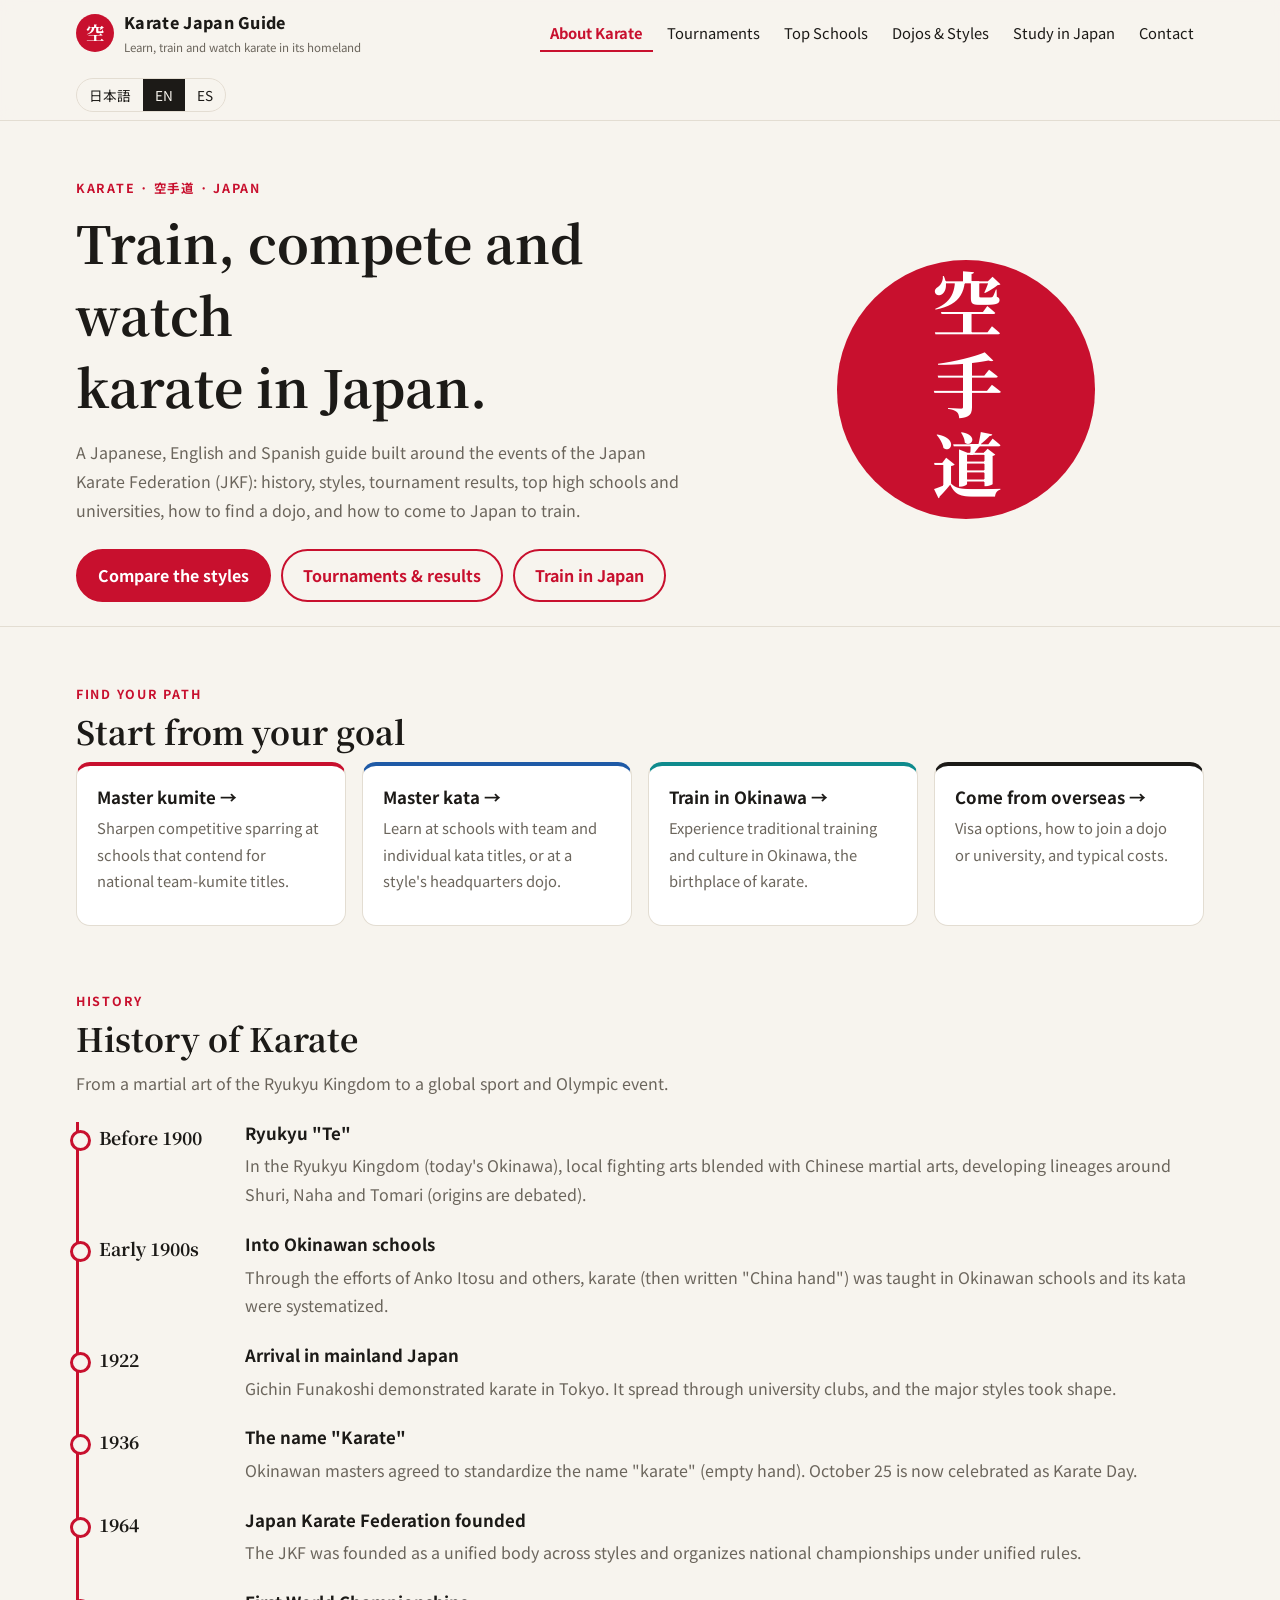
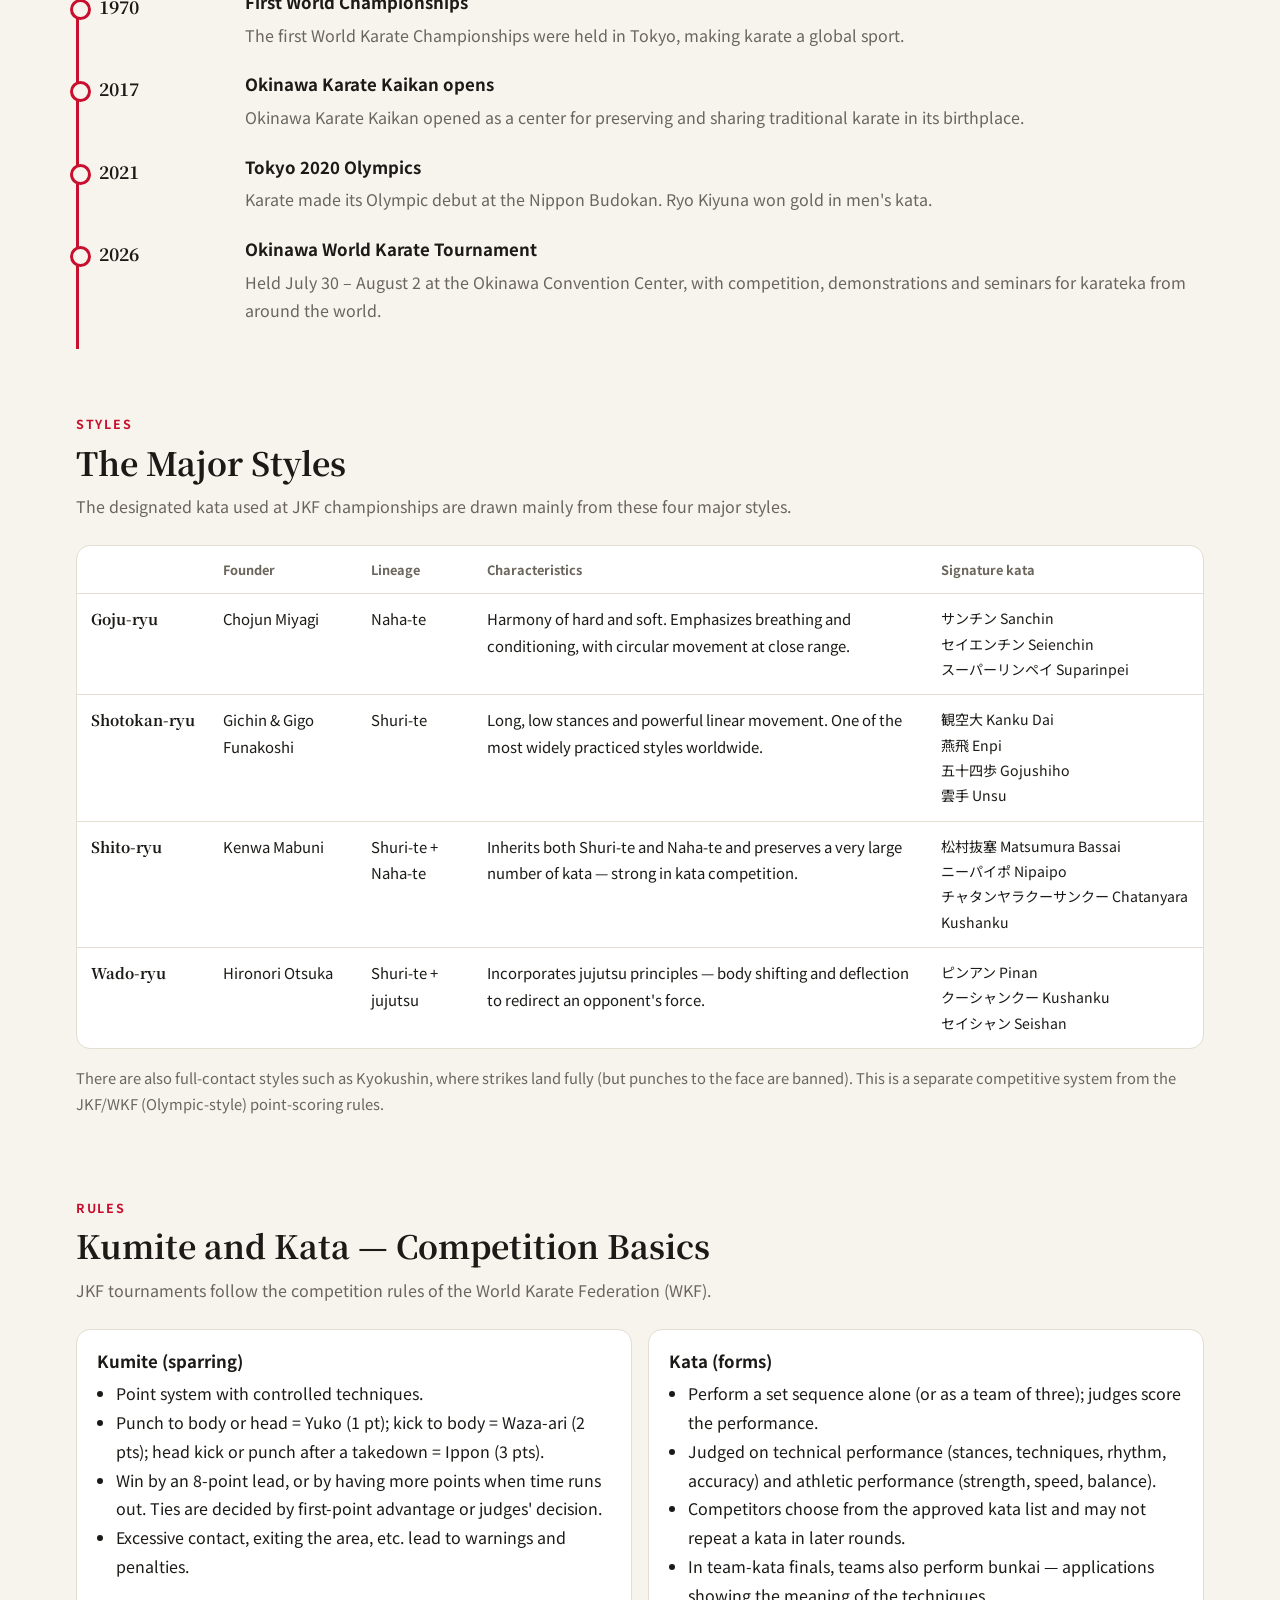
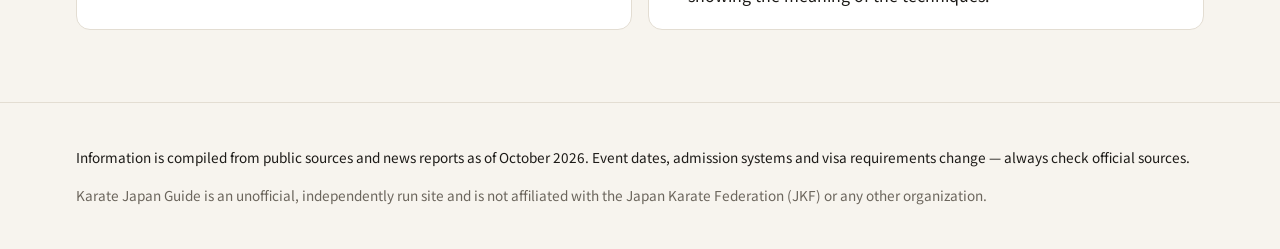
<file: index.html>
<!doctype html>
<html lang="ja">
<head>
  <meta charset="utf-8">
  <meta name="viewport" content="width=device-width, initial-scale=1">
  <title>Karate Japan Guide</title>
  <meta name="description" content="空手の歴史・流派・大会結果・強豪校・道場・日本への空手留学を日本語と英語で紹介 — A guide to karate in Japan: history, styles, tournaments, top schools, dojos and training in Japan.">
  <link rel="icon" href="data:image/svg+xml,%3Csvg xmlns='http://www.w3.org/2000/svg' viewBox='0 0 32 32'%3E%3Ccircle cx='16' cy='16' r='15' fill='%23c8102e'/%3E%3Ctext x='16' y='22' text-anchor='middle' font-size='17' font-weight='700' fill='white'%3E%E7%A9%BA%3C/text%3E%3C/svg%3E">
  <link rel="preconnect" href="https://fonts.googleapis.com">
  <link rel="preconnect" href="https://fonts.gstatic.com" crossorigin>
  <link rel="stylesheet" href="https://fonts.googleapis.com/css2?family=Noto+Sans+JP:wght@400;700;800&family=Noto+Serif+JP:wght@700&display=swap">
  <link rel="stylesheet" href="assets/style.css?v=2">
</head>
<body data-page="index">
  <div id="header"></div>
  <main id="main"></main>
  <div id="footer"></div>
  <script src="data/i18n.js"></script>
  <script src="data/content.js"></script>
  <script src="assets/app.js?v=2"></script>
</body>
</html>
</file>
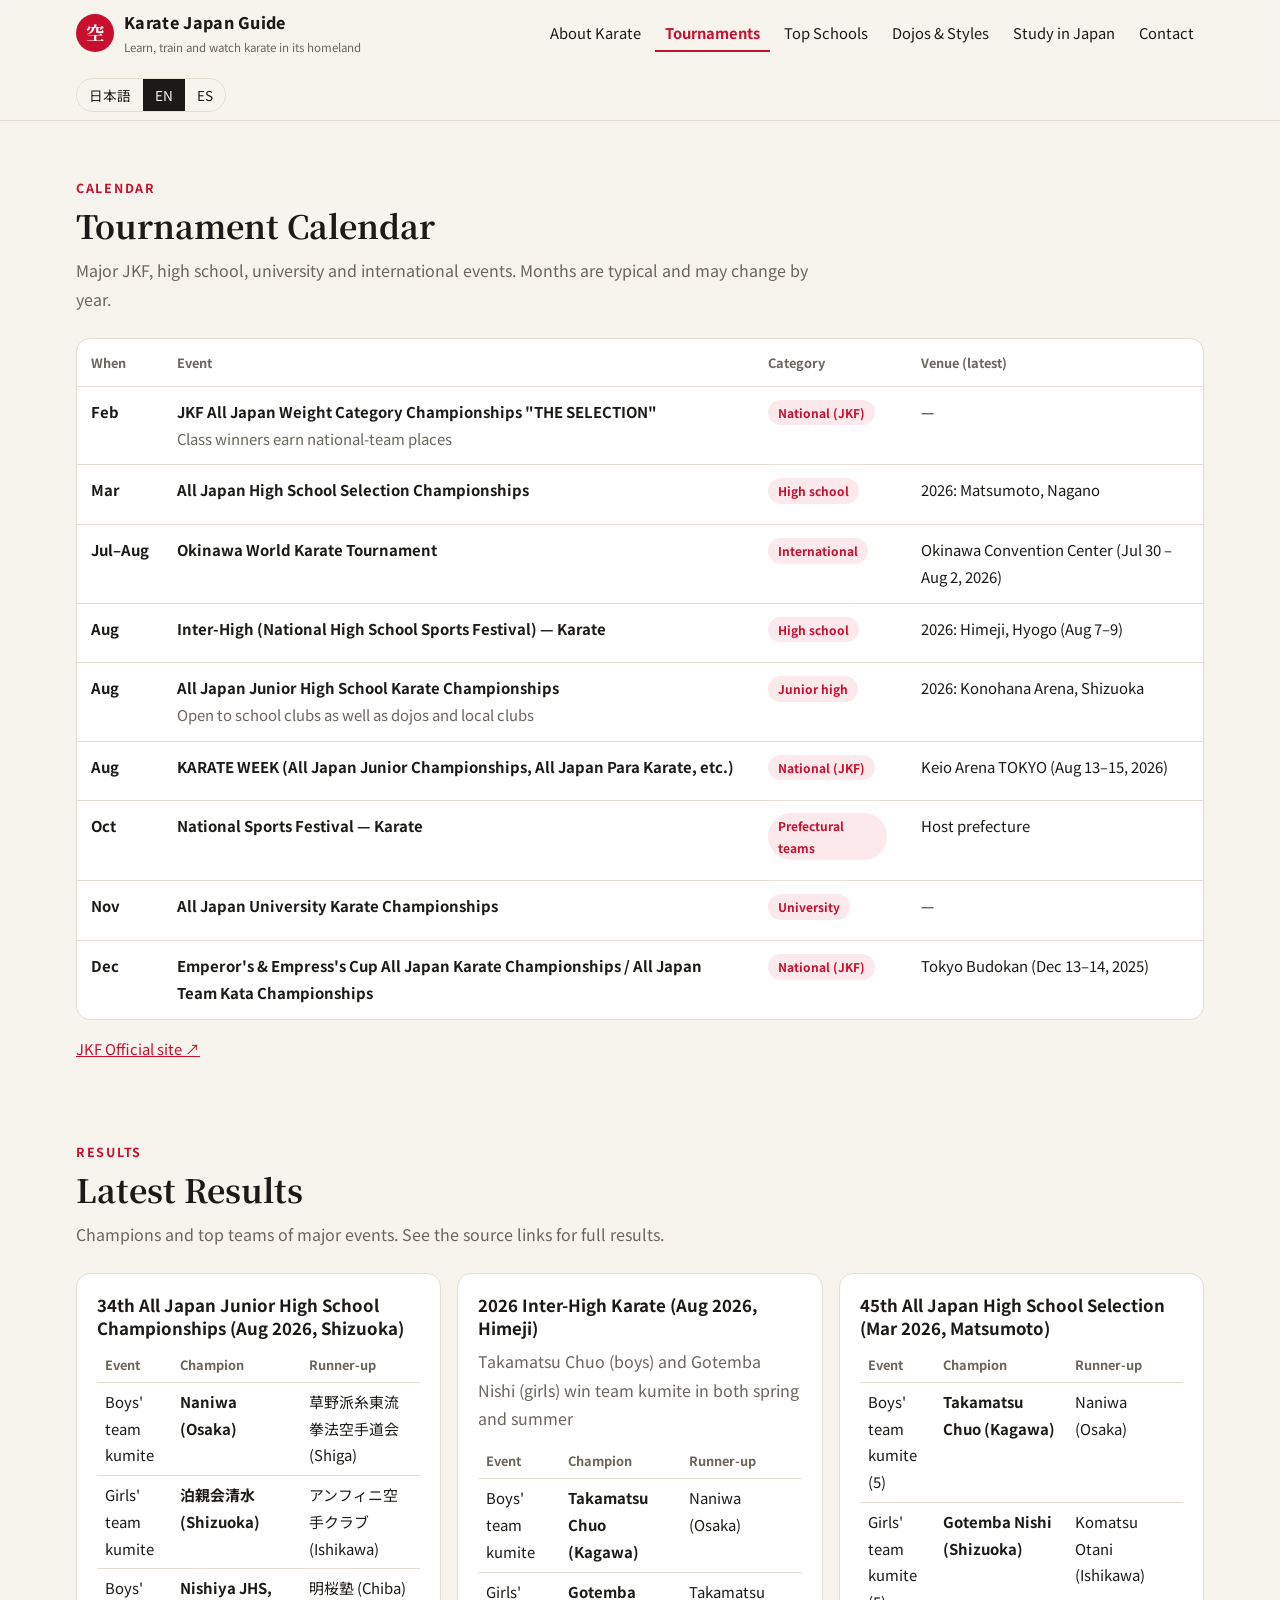
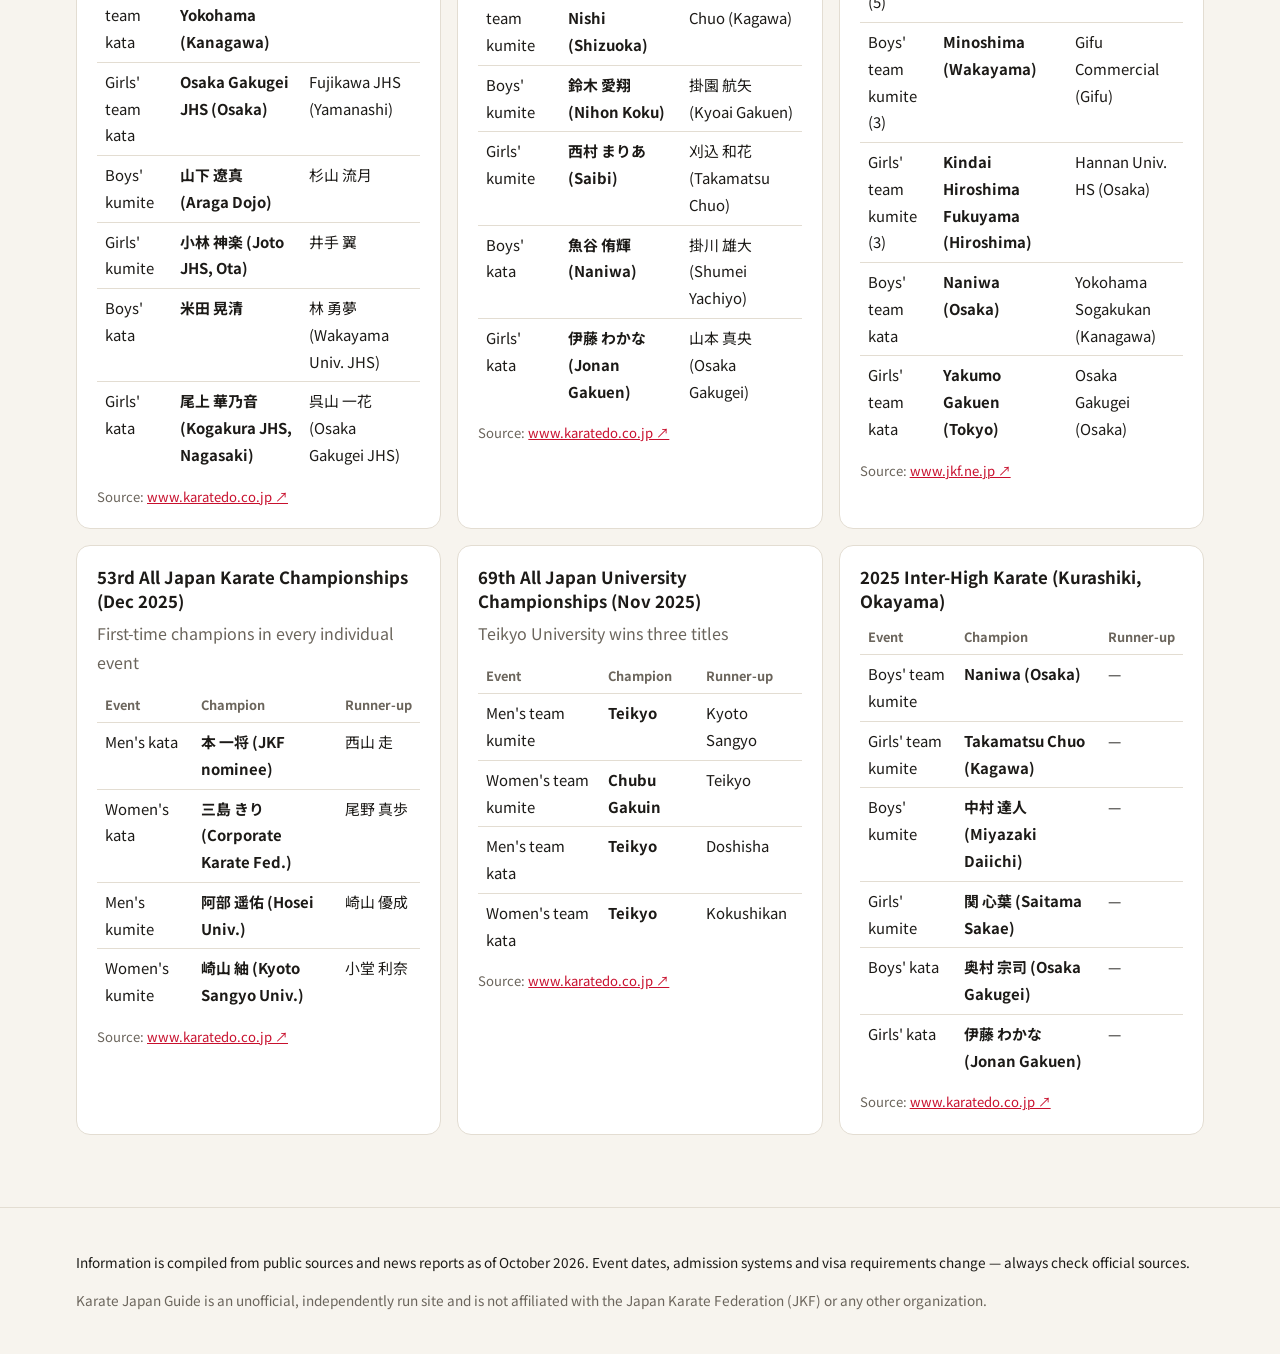
<file: compete.html>
<!doctype html>
<html lang="ja">
<head>
  <meta charset="utf-8">
  <meta name="viewport" content="width=device-width, initial-scale=1">
  <title>Karate Japan Guide</title>
  <meta name="description" content="空手の歴史・流派・大会結果・強豪校・道場・日本への空手留学を日本語と英語で紹介 — A guide to karate in Japan: history, styles, tournaments, top schools, dojos and training in Japan.">
  <link rel="icon" href="data:image/svg+xml,%3Csvg xmlns='http://www.w3.org/2000/svg' viewBox='0 0 32 32'%3E%3Ccircle cx='16' cy='16' r='15' fill='%23c8102e'/%3E%3Ctext x='16' y='22' text-anchor='middle' font-size='17' font-weight='700' fill='white'%3E%E7%A9%BA%3C/text%3E%3C/svg%3E">
  <link rel="preconnect" href="https://fonts.googleapis.com">
  <link rel="preconnect" href="https://fonts.gstatic.com" crossorigin>
  <link rel="stylesheet" href="https://fonts.googleapis.com/css2?family=Noto+Sans+JP:wght@400;700;800&family=Noto+Serif+JP:wght@700&display=swap">
  <link rel="stylesheet" href="assets/style.css?v=2">
</head>
<body data-page="compete">
  <div id="header"></div>
  <main id="main"></main>
  <div id="footer"></div>
  <script src="data/i18n.js"></script>
  <script src="data/events.js"></script>
  <script src="assets/app.js?v=2"></script>
</body>
</html>
</file>
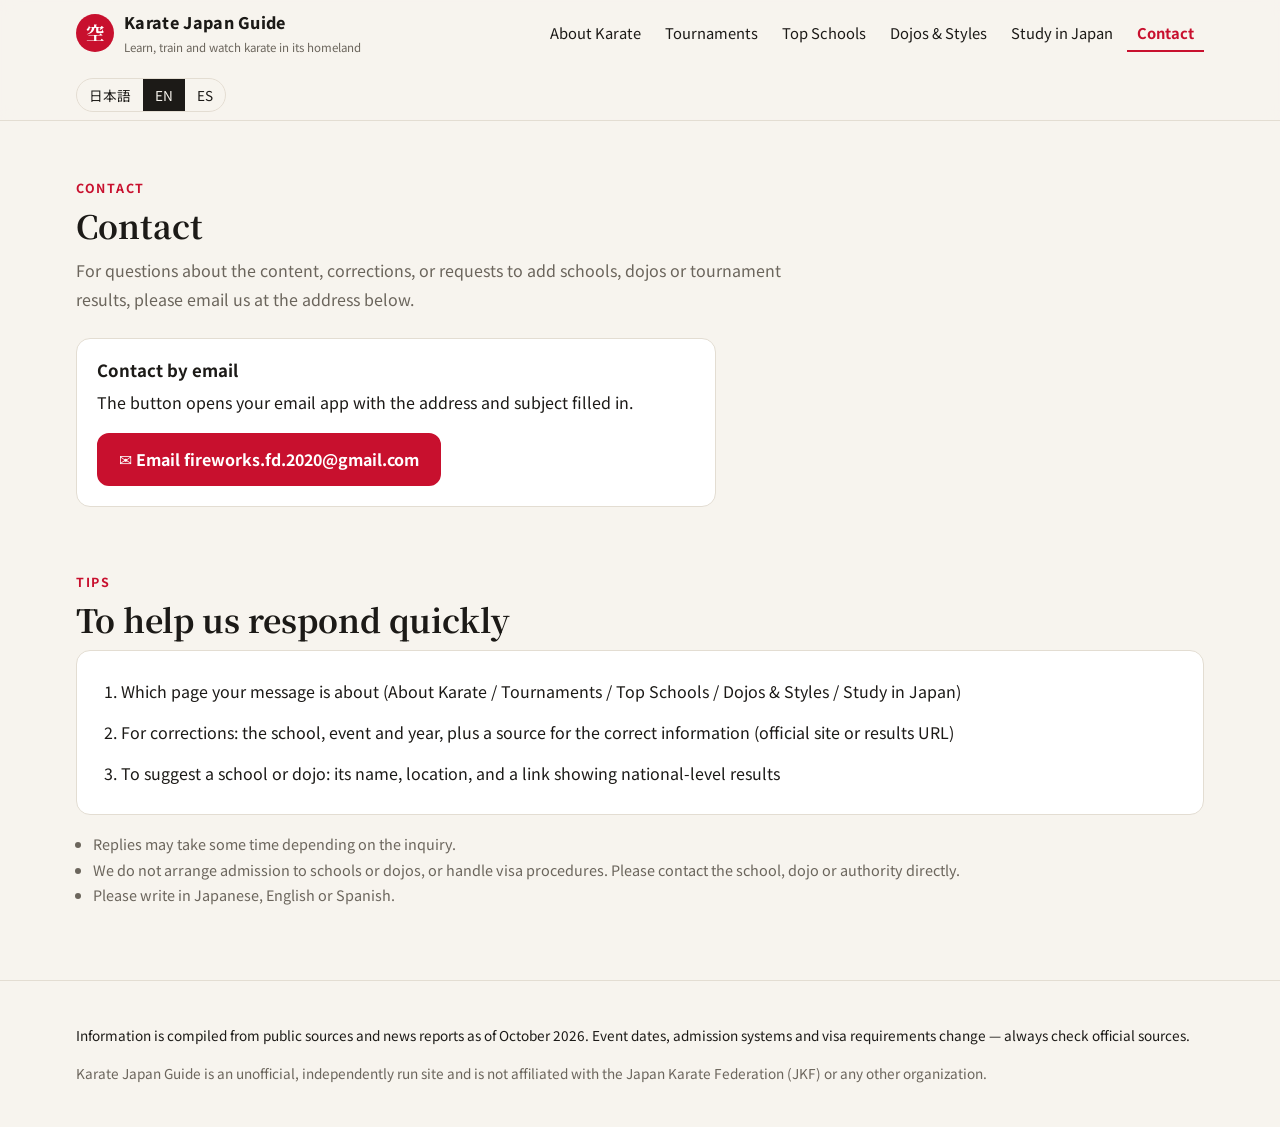
<file: contact.html>
<!doctype html>
<html lang="ja">
<head>
  <meta charset="utf-8">
  <meta name="viewport" content="width=device-width, initial-scale=1">
  <title>Karate Japan Guide</title>
  <meta name="description" content="空手の歴史・流派・大会結果・強豪校・道場・日本への空手留学を日本語と英語で紹介 — A guide to karate in Japan: history, styles, tournaments, top schools, dojos and training in Japan.">
  <link rel="icon" href="data:image/svg+xml,%3Csvg xmlns='http://www.w3.org/2000/svg' viewBox='0 0 32 32'%3E%3Ccircle cx='16' cy='16' r='15' fill='%23c8102e'/%3E%3Ctext x='16' y='22' text-anchor='middle' font-size='17' font-weight='700' fill='white'%3E%E7%A9%BA%3C/text%3E%3C/svg%3E">
  <link rel="preconnect" href="https://fonts.googleapis.com">
  <link rel="preconnect" href="https://fonts.gstatic.com" crossorigin>
  <link rel="stylesheet" href="https://fonts.googleapis.com/css2?family=Noto+Sans+JP:wght@400;700;800&family=Noto+Serif+JP:wght@700&display=swap">
  <link rel="stylesheet" href="assets/style.css?v=2">
</head>
<body data-page="contact">
  <div id="header"></div>
  <main id="main"></main>
  <div id="footer"></div>
  <script src="data/i18n.js"></script>
  <script src="assets/app.js?v=2"></script>
</body>
</html>
</file>
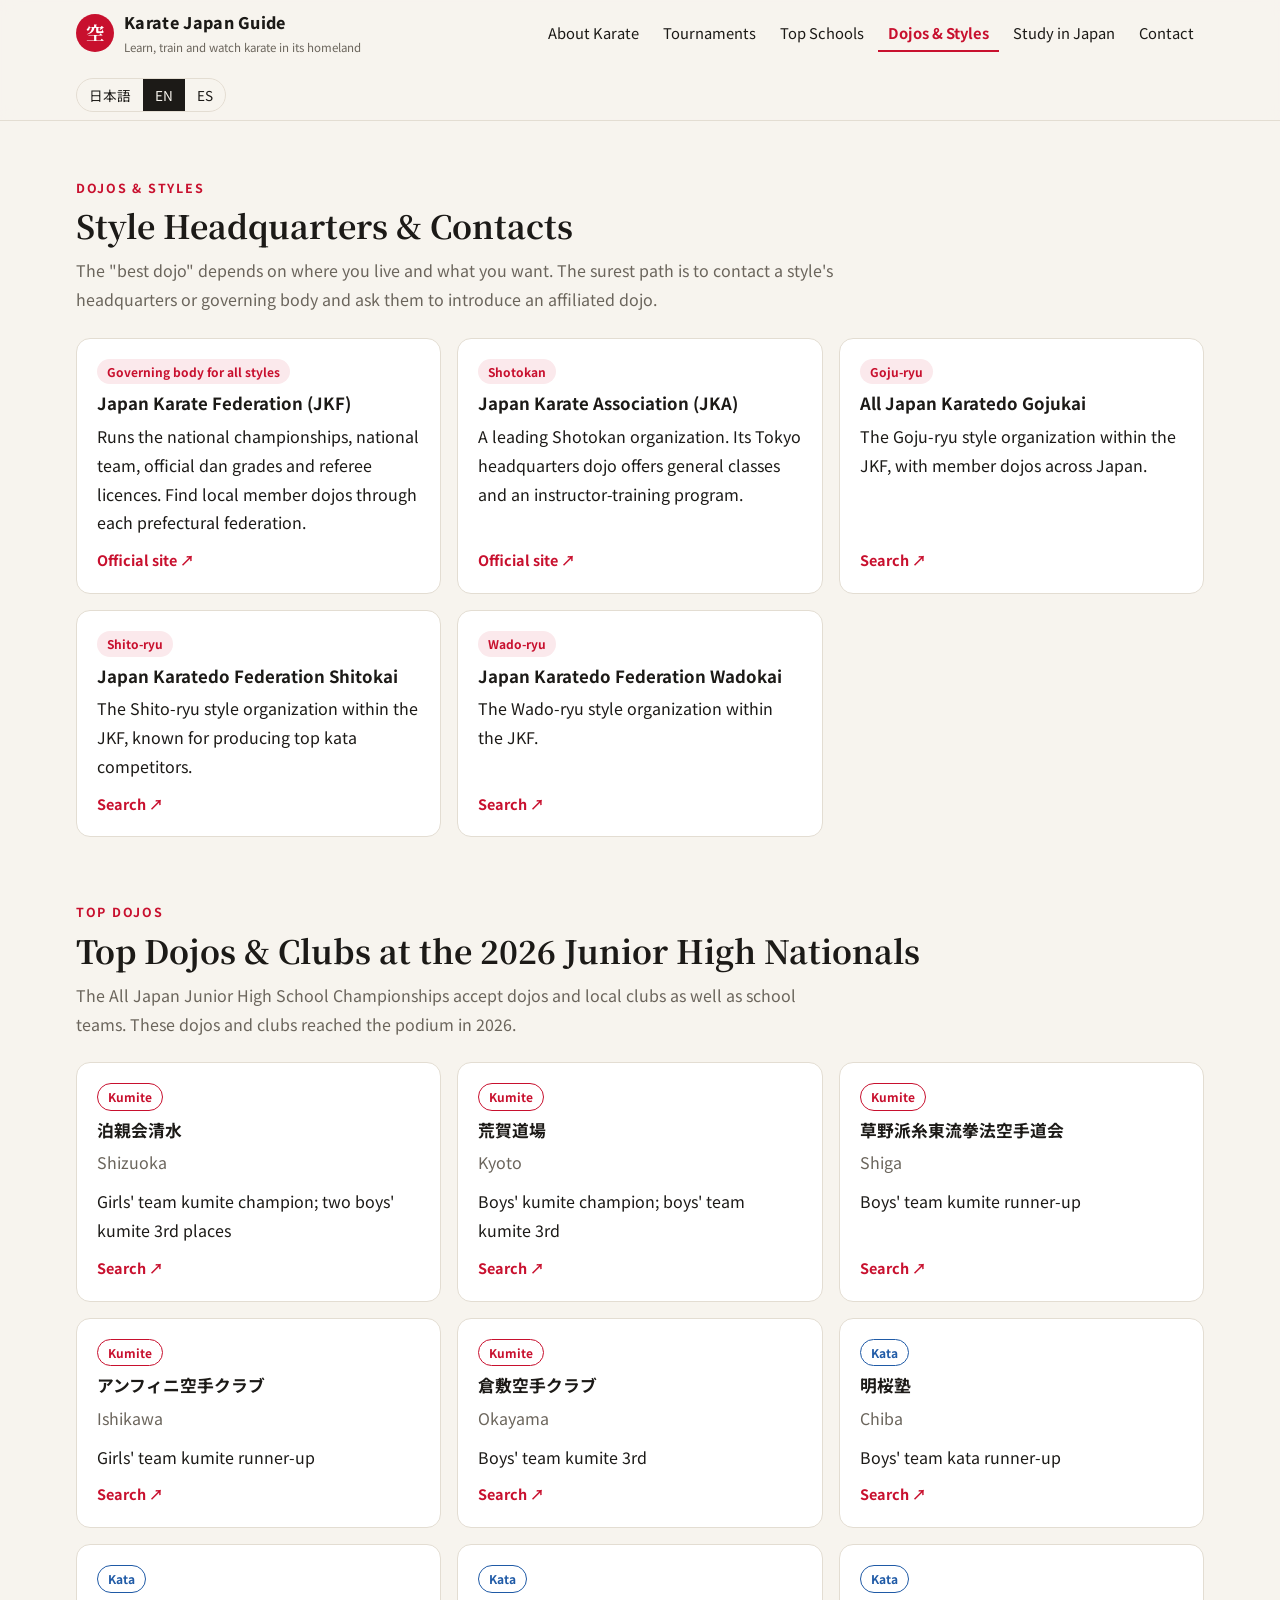
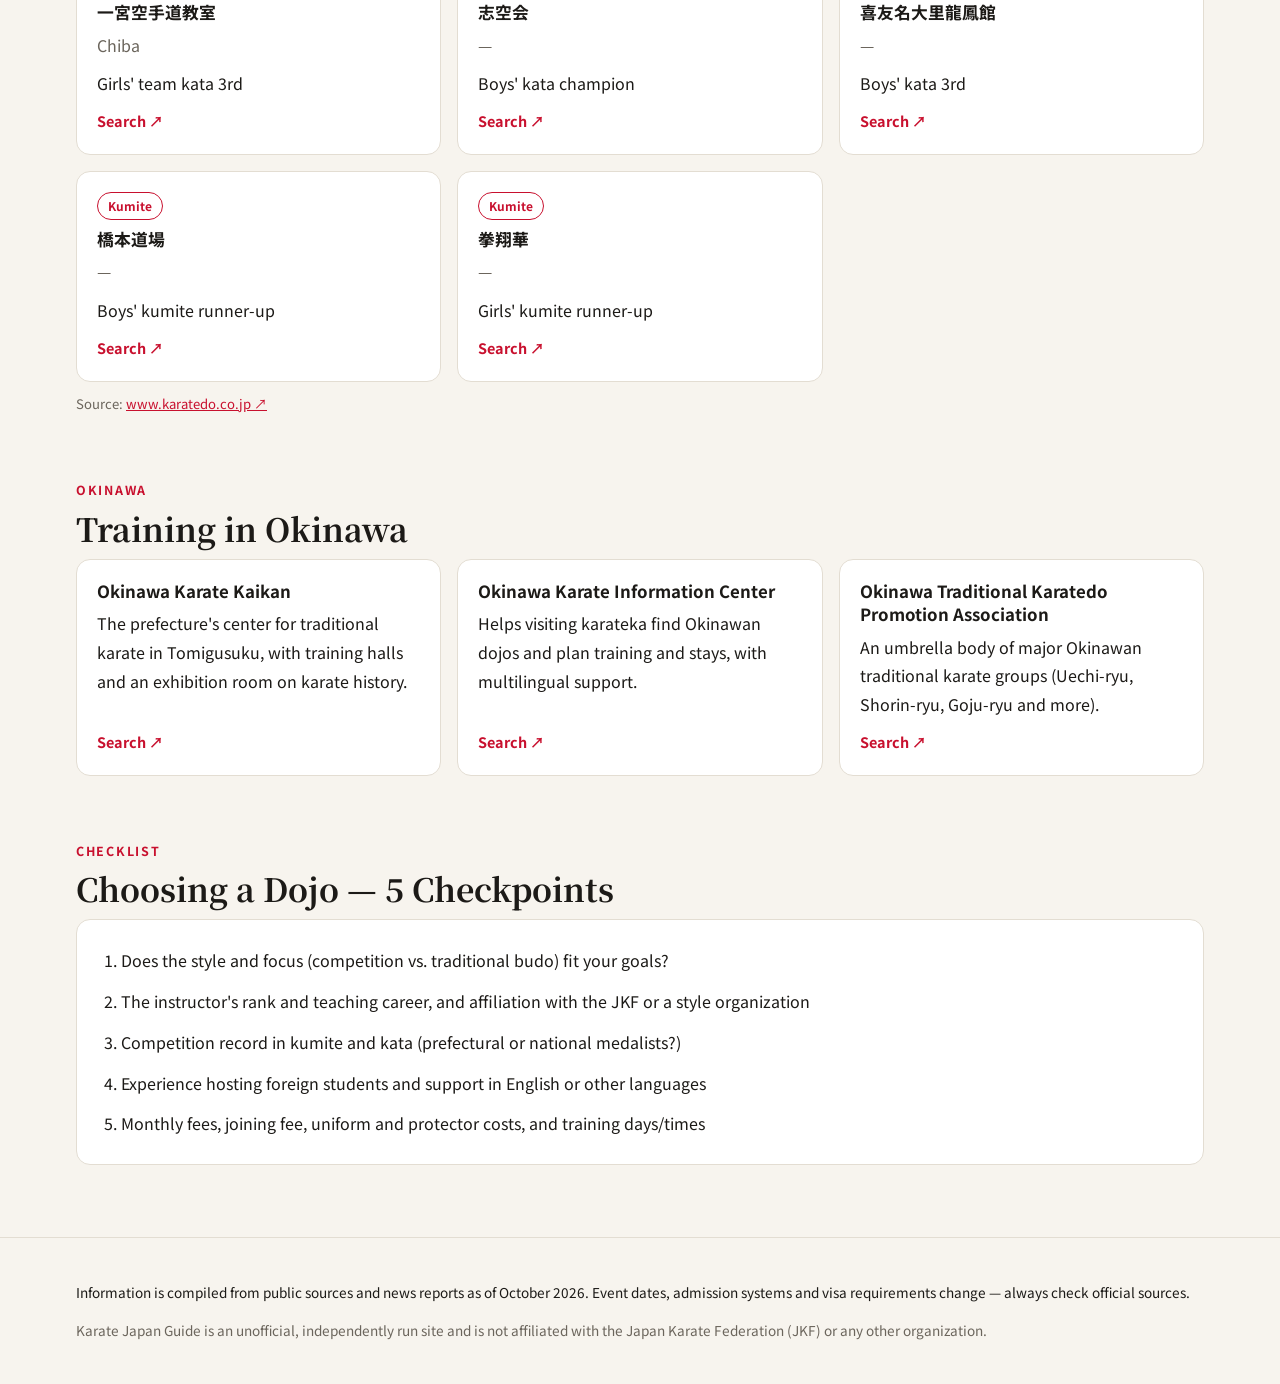
<file: dojo.html>
<!doctype html>
<html lang="ja">
<head>
  <meta charset="utf-8">
  <meta name="viewport" content="width=device-width, initial-scale=1">
  <title>Karate Japan Guide</title>
  <meta name="description" content="空手の歴史・流派・大会結果・強豪校・道場・日本への空手留学を日本語と英語で紹介 — A guide to karate in Japan: history, styles, tournaments, top schools, dojos and training in Japan.">
  <link rel="icon" href="data:image/svg+xml,%3Csvg xmlns='http://www.w3.org/2000/svg' viewBox='0 0 32 32'%3E%3Ccircle cx='16' cy='16' r='15' fill='%23c8102e'/%3E%3Ctext x='16' y='22' text-anchor='middle' font-size='17' font-weight='700' fill='white'%3E%E7%A9%BA%3C/text%3E%3C/svg%3E">
  <link rel="preconnect" href="https://fonts.googleapis.com">
  <link rel="preconnect" href="https://fonts.gstatic.com" crossorigin>
  <link rel="stylesheet" href="https://fonts.googleapis.com/css2?family=Noto+Sans+JP:wght@400;700;800&family=Noto+Serif+JP:wght@700&display=swap">
  <link rel="stylesheet" href="assets/style.css?v=2">
</head>
<body data-page="dojo">
  <div id="header"></div>
  <main id="main"></main>
  <div id="footer"></div>
  <script src="data/i18n.js"></script>
  <script src="data/content.js"></script>
  <script src="data/dojos.js"></script>
  <script src="assets/app.js?v=2"></script>
</body>
</html>
</file>
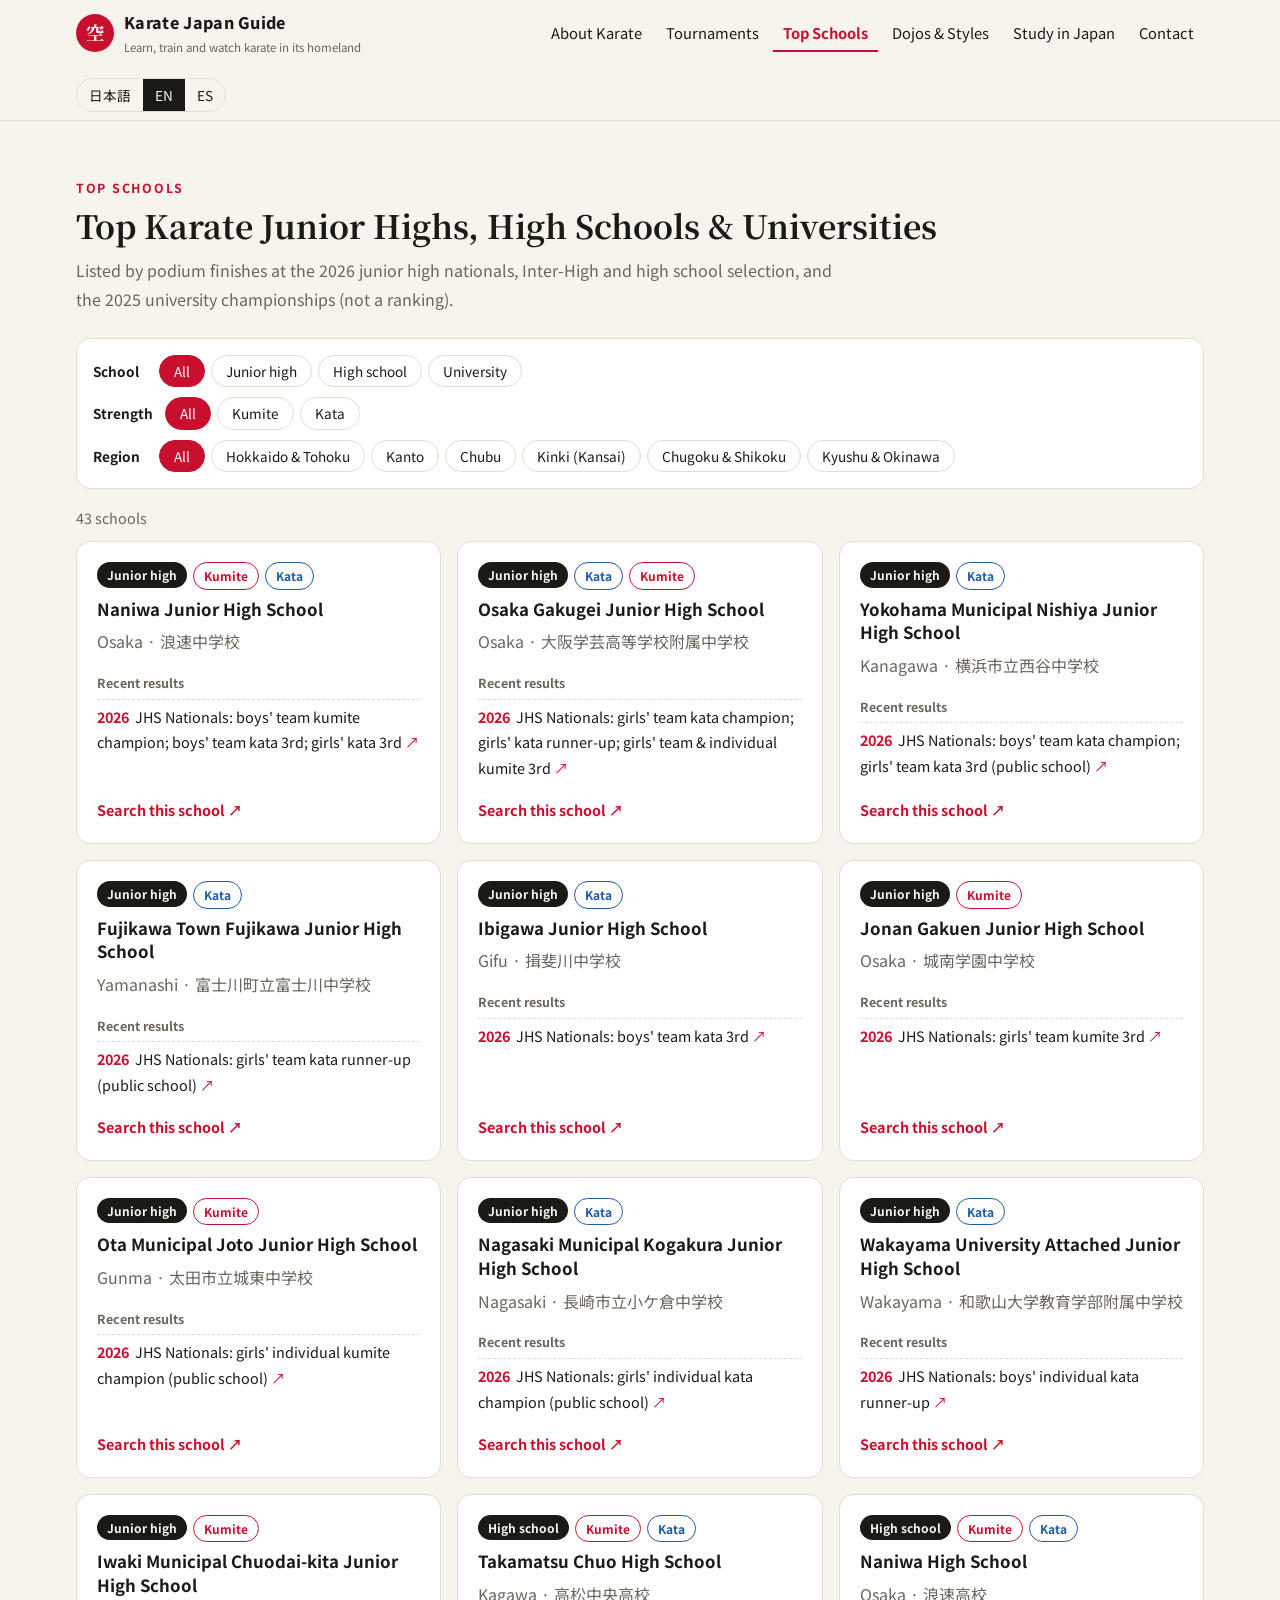
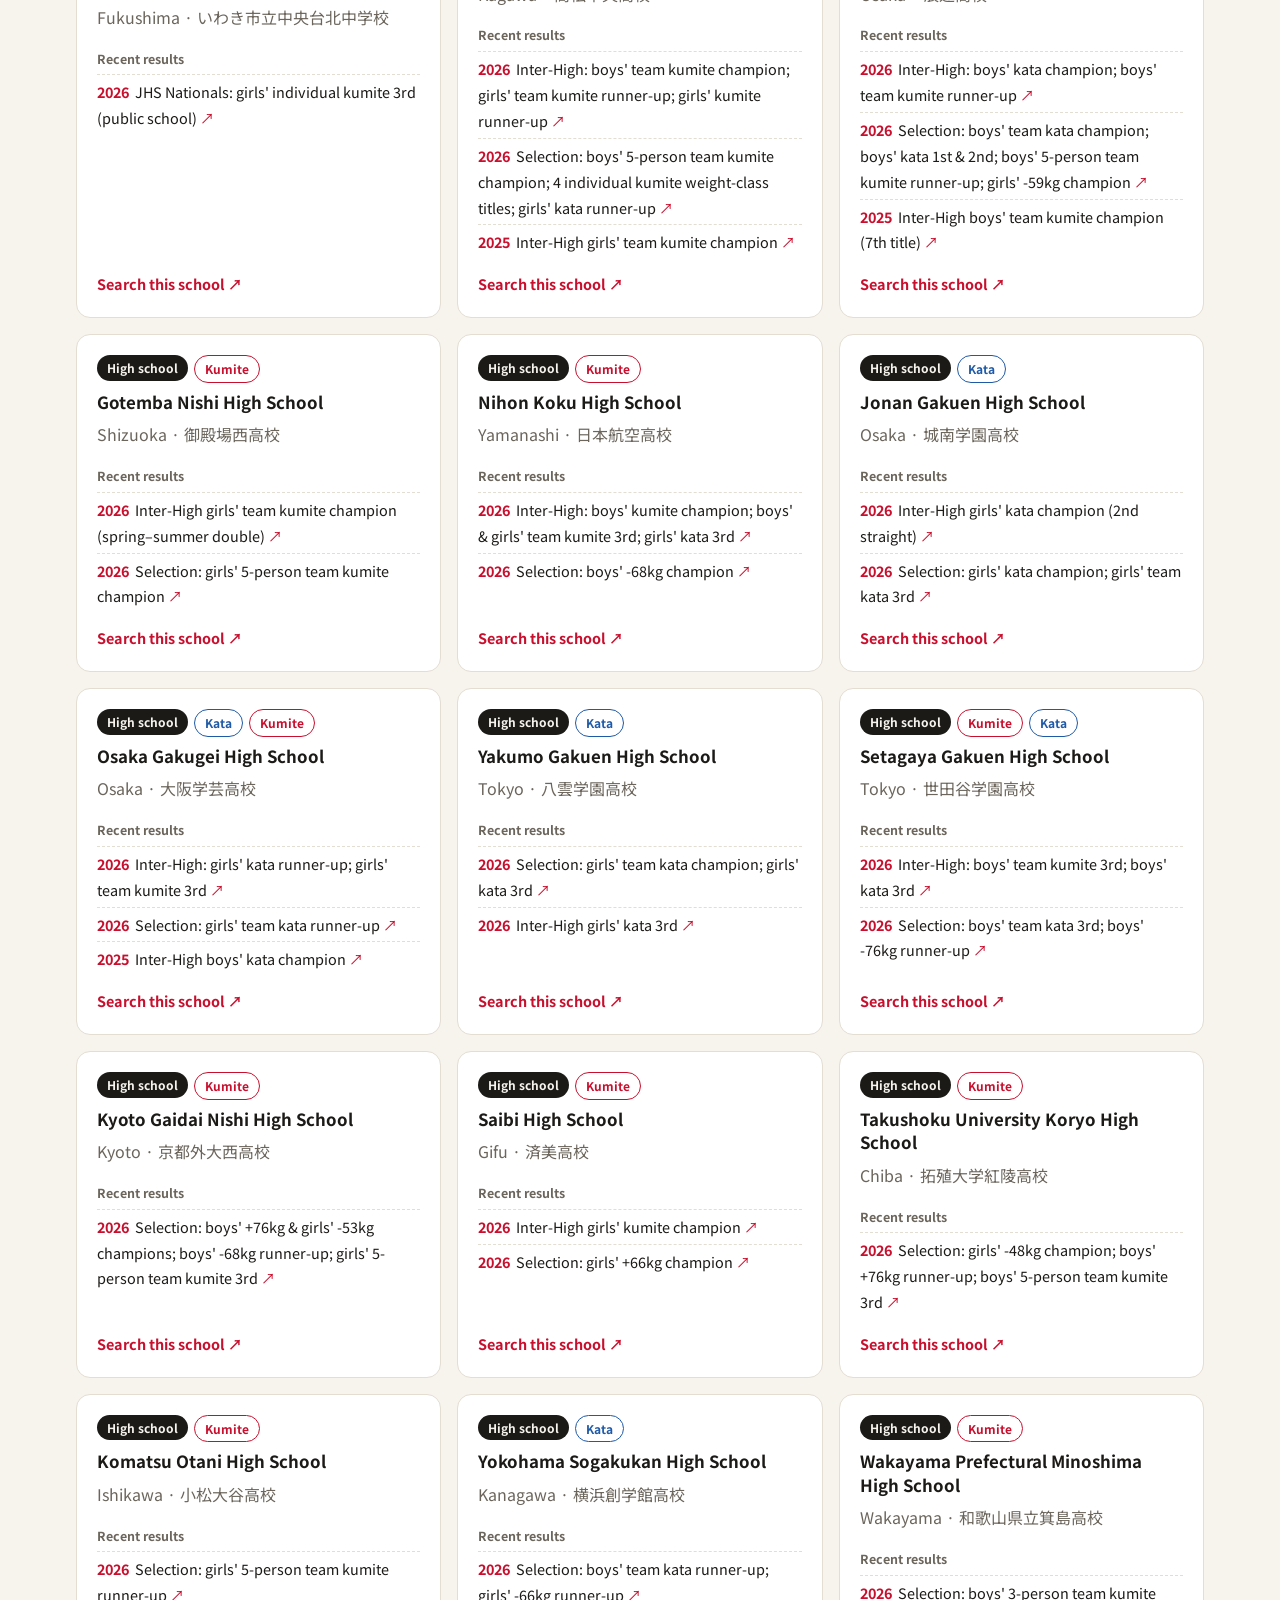
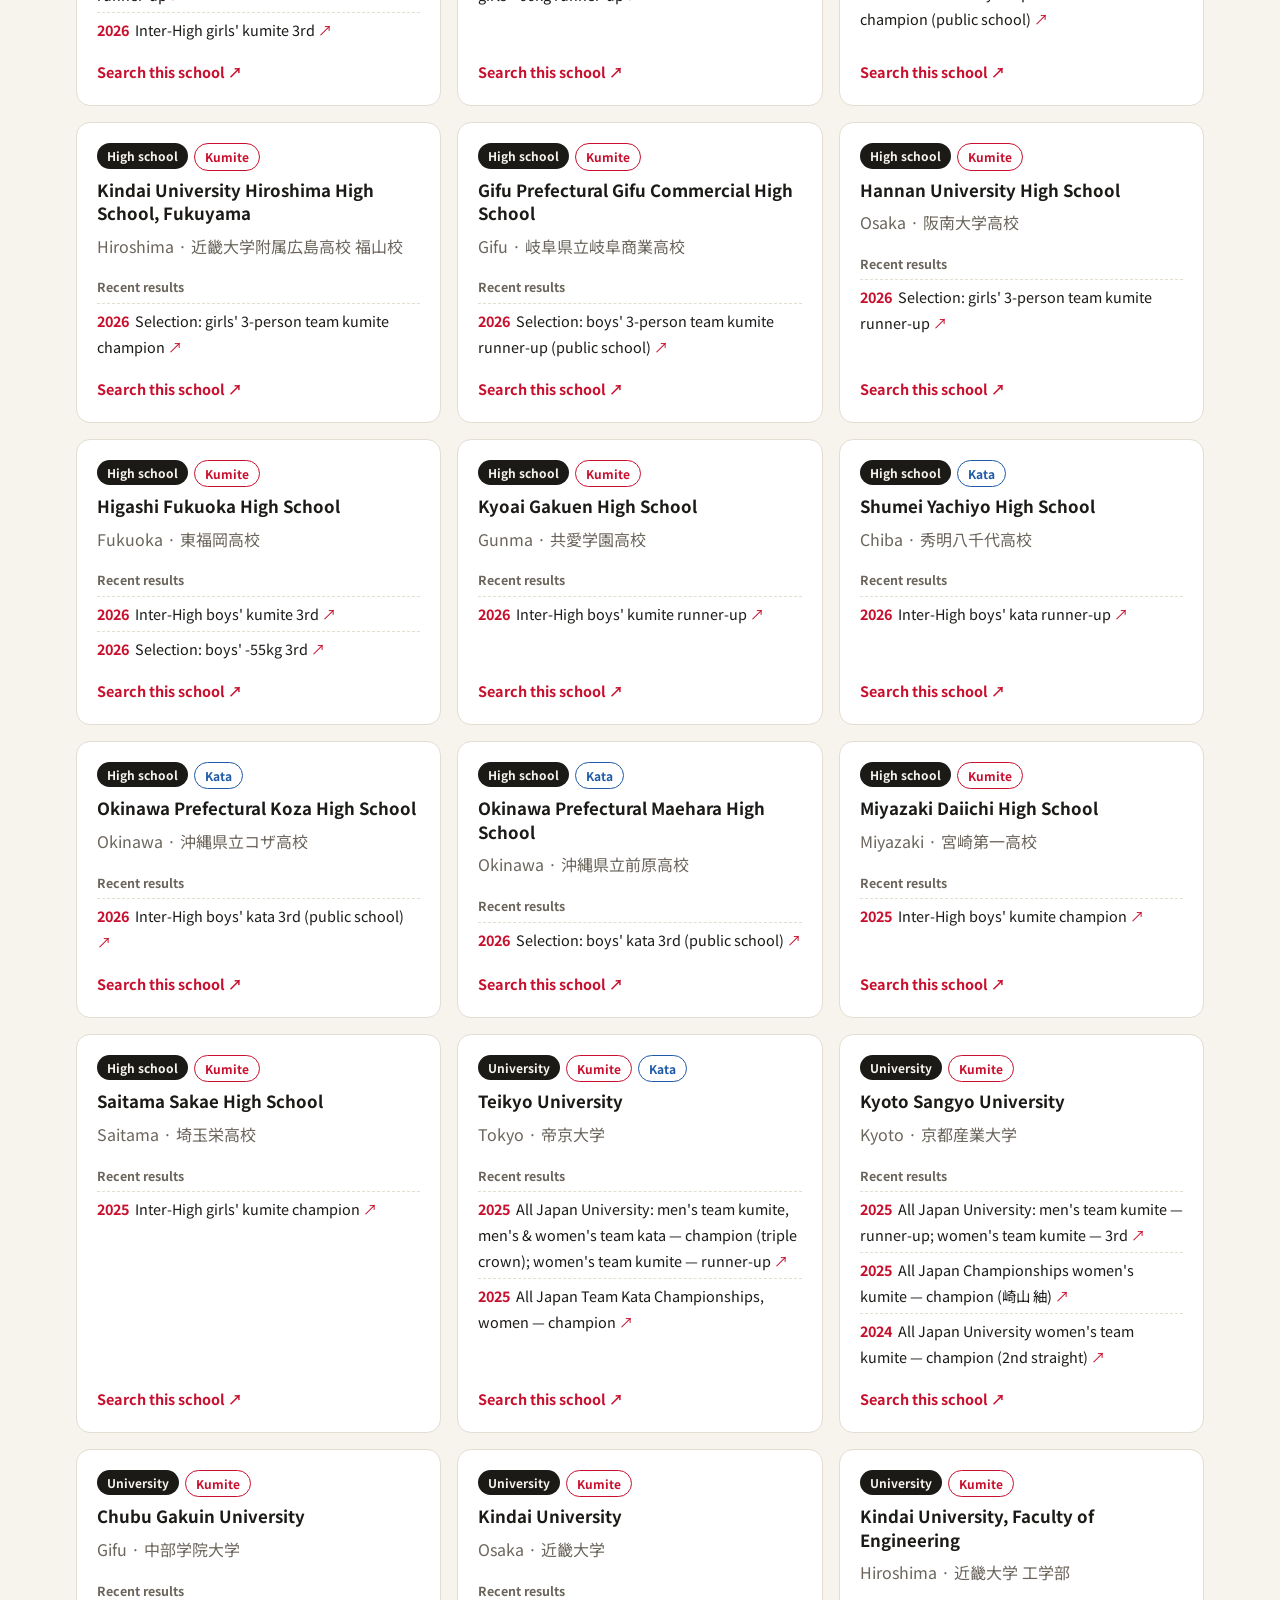
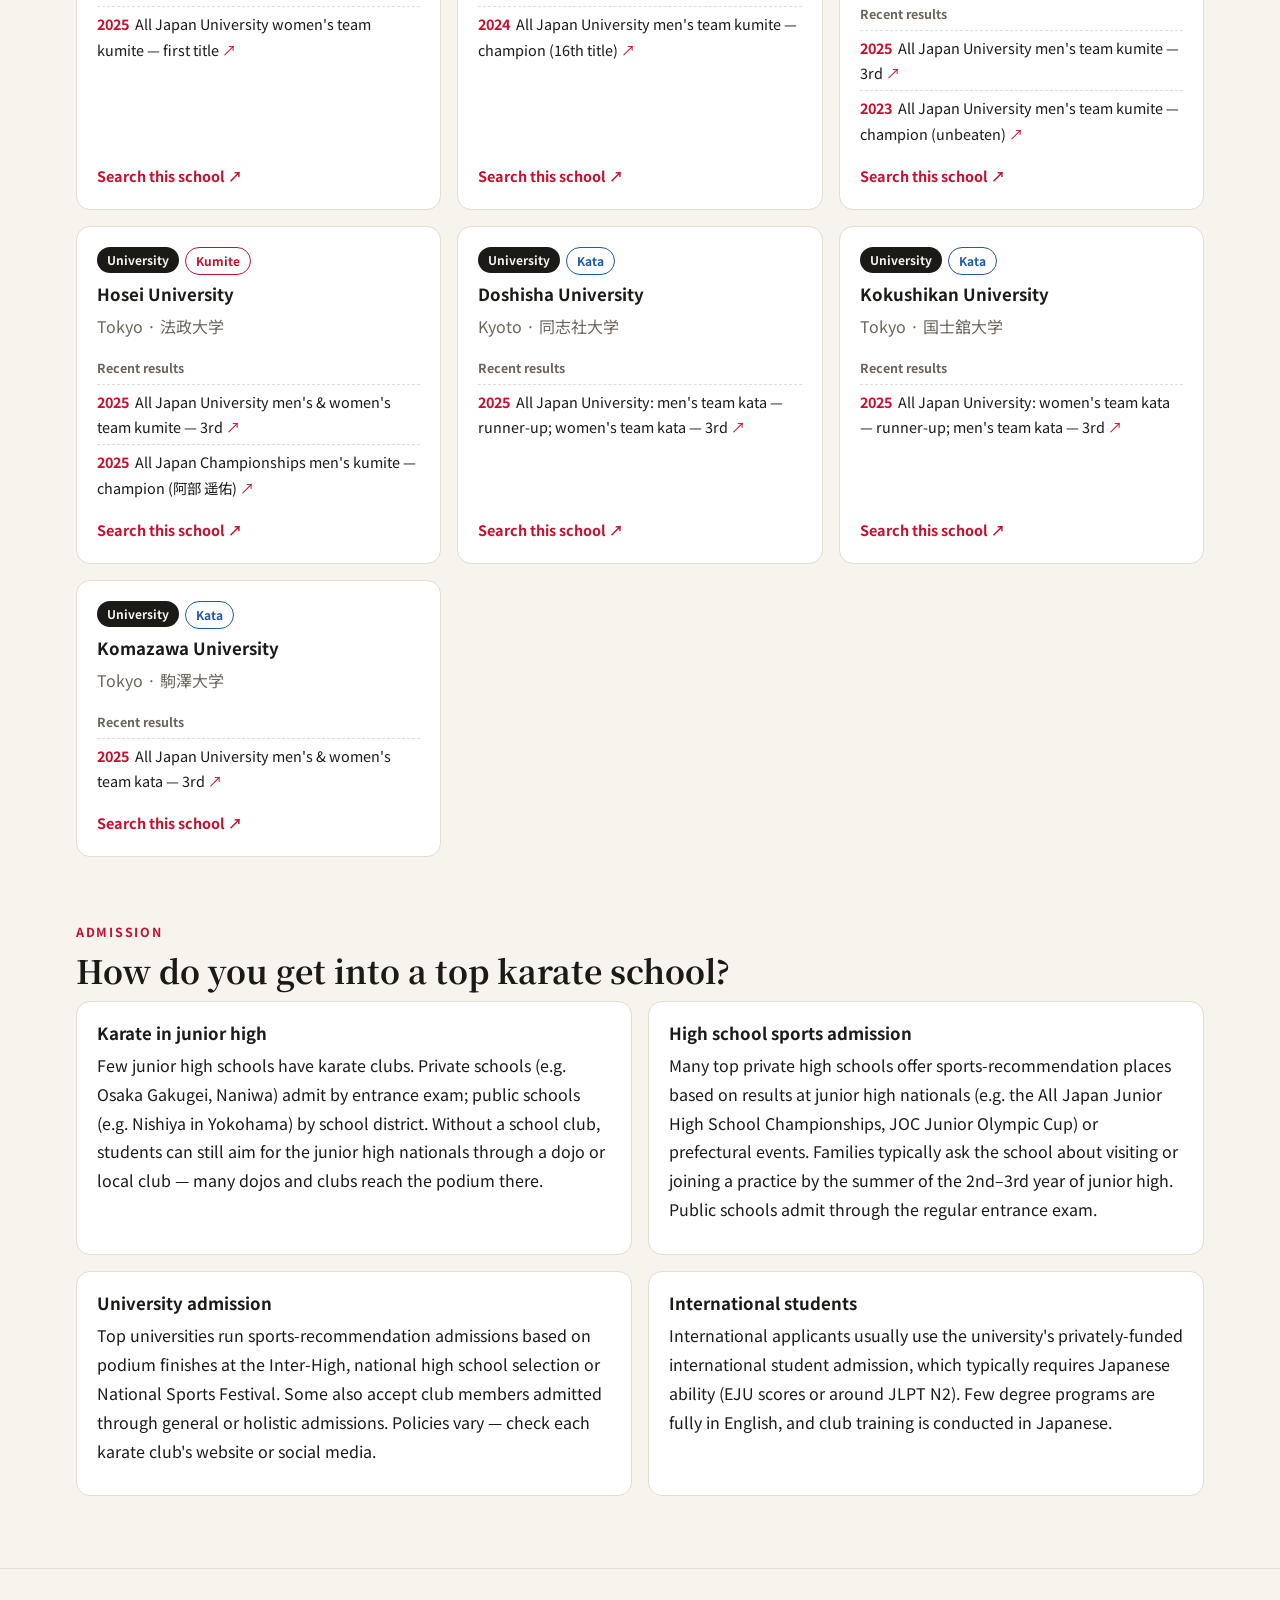
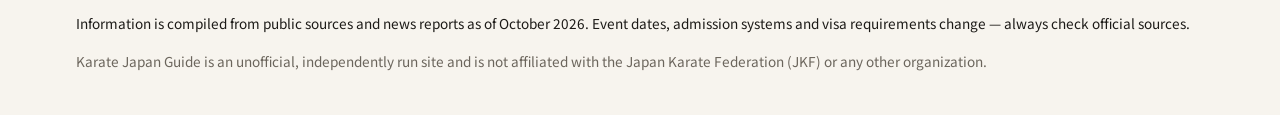
<file: schools.html>
<!doctype html>
<html lang="ja">
<head>
  <meta charset="utf-8">
  <meta name="viewport" content="width=device-width, initial-scale=1">
  <title>Karate Japan Guide</title>
  <meta name="description" content="空手の歴史・流派・大会結果・強豪校・道場・日本への空手留学を日本語と英語で紹介 — A guide to karate in Japan: history, styles, tournaments, top schools, dojos and training in Japan.">
  <link rel="icon" href="data:image/svg+xml,%3Csvg xmlns='http://www.w3.org/2000/svg' viewBox='0 0 32 32'%3E%3Ccircle cx='16' cy='16' r='15' fill='%23c8102e'/%3E%3Ctext x='16' y='22' text-anchor='middle' font-size='17' font-weight='700' fill='white'%3E%E7%A9%BA%3C/text%3E%3C/svg%3E">
  <link rel="preconnect" href="https://fonts.googleapis.com">
  <link rel="preconnect" href="https://fonts.gstatic.com" crossorigin>
  <link rel="stylesheet" href="https://fonts.googleapis.com/css2?family=Noto+Sans+JP:wght@400;700;800&family=Noto+Serif+JP:wght@700&display=swap">
  <link rel="stylesheet" href="assets/style.css?v=2">
</head>
<body data-page="schools">
  <div id="header"></div>
  <main id="main"></main>
  <div id="footer"></div>
  <script src="data/i18n.js"></script>
  <script src="data/content.js"></script>
  <script src="data/schools.js"></script>
  <script src="assets/app.js?v=2"></script>
</body>
</html>
</file>
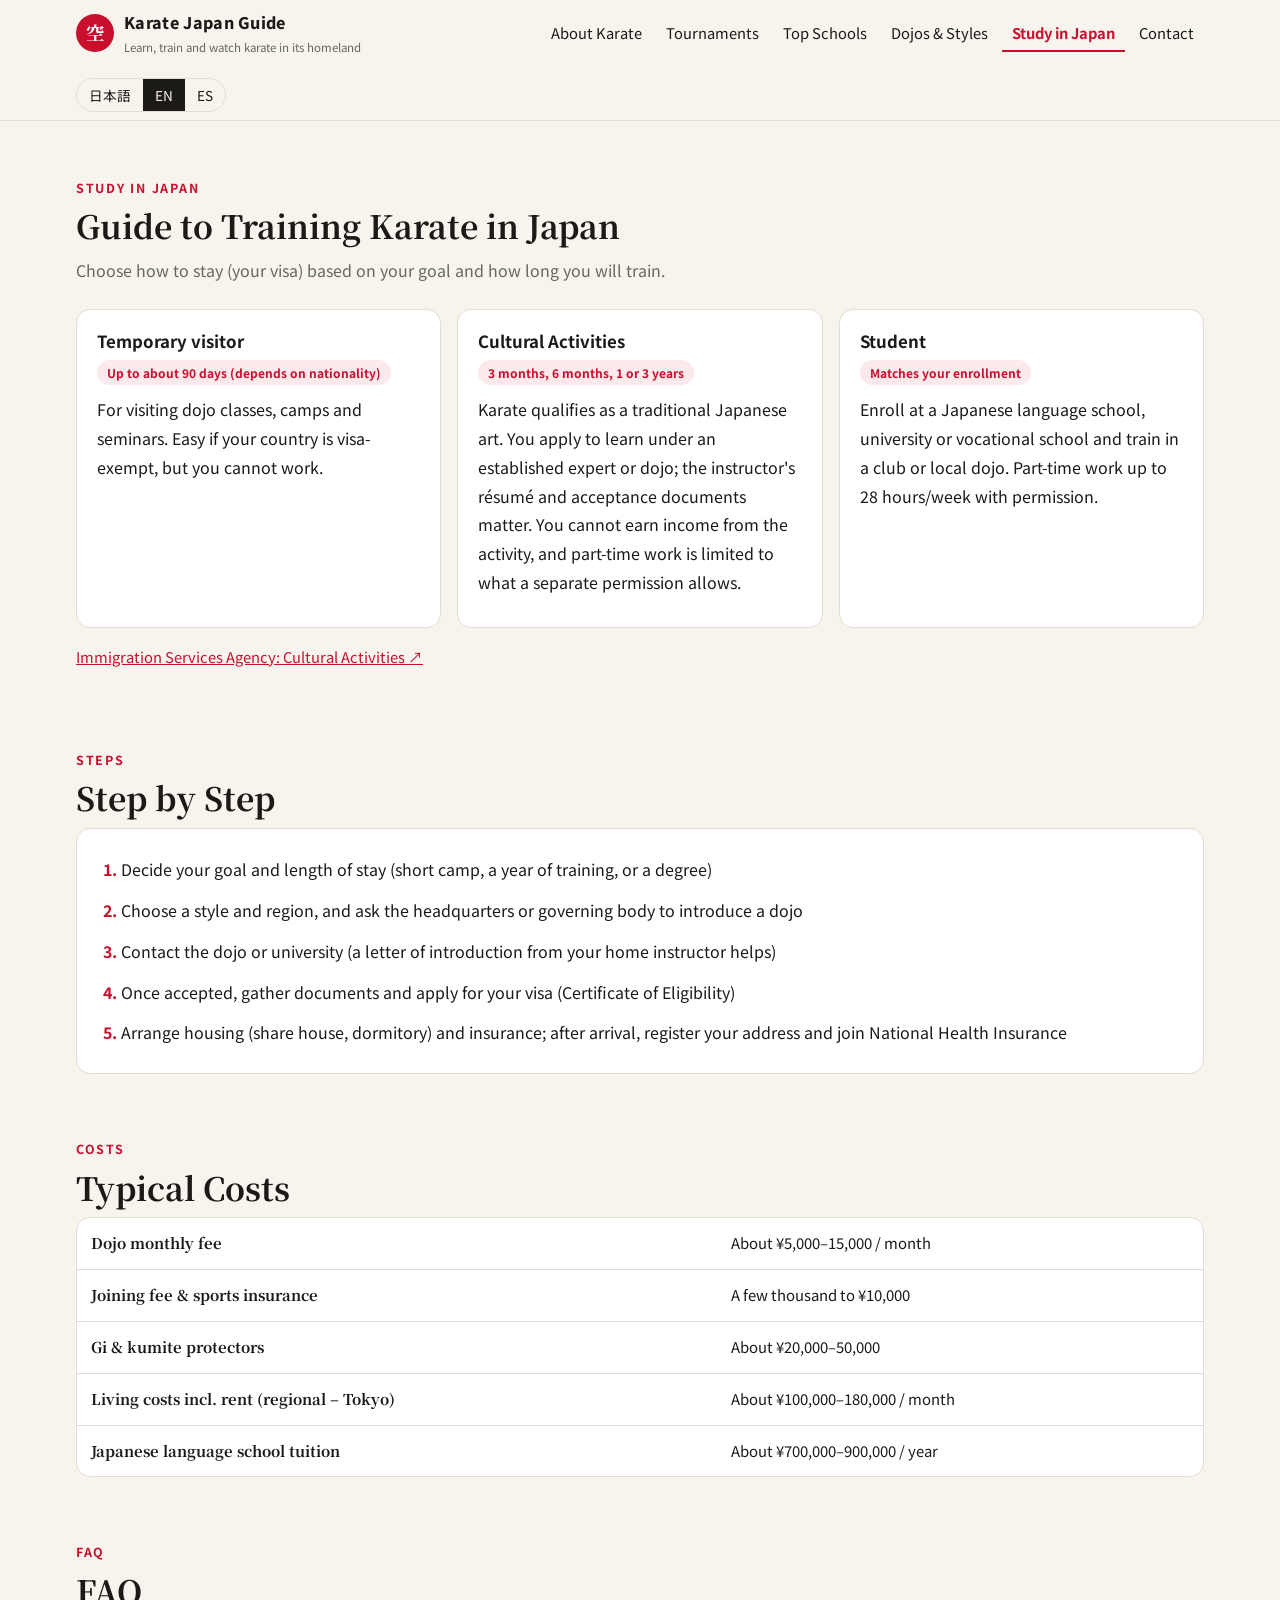
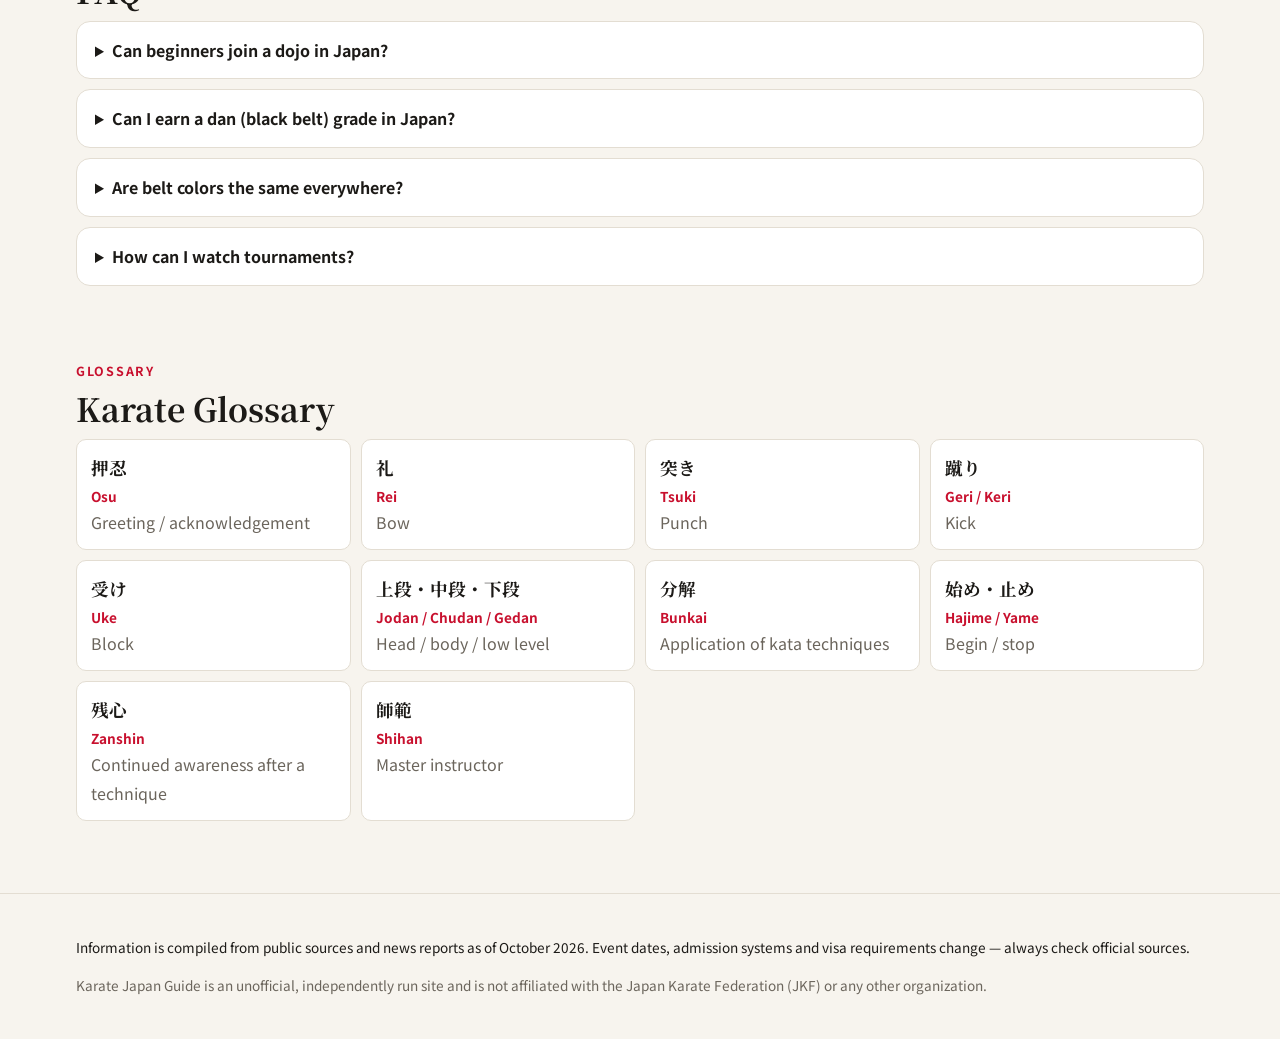
<file: study.html>
<!doctype html>
<html lang="ja">
<head>
  <meta charset="utf-8">
  <meta name="viewport" content="width=device-width, initial-scale=1">
  <title>Karate Japan Guide</title>
  <meta name="description" content="空手の歴史・流派・大会結果・強豪校・道場・日本への空手留学を日本語と英語で紹介 — A guide to karate in Japan: history, styles, tournaments, top schools, dojos and training in Japan.">
  <link rel="icon" href="data:image/svg+xml,%3Csvg xmlns='http://www.w3.org/2000/svg' viewBox='0 0 32 32'%3E%3Ccircle cx='16' cy='16' r='15' fill='%23c8102e'/%3E%3Ctext x='16' y='22' text-anchor='middle' font-size='17' font-weight='700' fill='white'%3E%E7%A9%BA%3C/text%3E%3C/svg%3E">
  <link rel="preconnect" href="https://fonts.googleapis.com">
  <link rel="preconnect" href="https://fonts.gstatic.com" crossorigin>
  <link rel="stylesheet" href="https://fonts.googleapis.com/css2?family=Noto+Sans+JP:wght@400;700;800&family=Noto+Serif+JP:wght@700&display=swap">
  <link rel="stylesheet" href="assets/style.css?v=2">
</head>
<body data-page="study">
  <div id="header"></div>
  <main id="main"></main>
  <div id="footer"></div>
  <script src="data/i18n.js"></script>
  <script src="data/content.js"></script>
  <script src="assets/app.js?v=2"></script>
</body>
</html>
</file>
<file: assets/style.css>
/* ===== Karate Japan Guide — 墨と朱のテーマ ===== */
:root {
  --bg: #f7f4ee;           /* 和紙 */
  --surface: #ffffff;
  --text: #1c1a17;         /* 墨 */
  --muted: #6b655c;
  --border: #e3ddd2;
  --accent: #c8102e;       /* 朱（日の丸の赤） */
  --accent-soft: #fbe9ec;
  --kumite: #c8102e; --kata: #1f5aa6;
  --radius: 14px;
  --font: "Noto Sans JP", "Hiragino Sans", "Yu Gothic UI", Meiryo, system-ui, sans-serif;
  --font-serif: "Noto Serif JP", "Yu Mincho", serif;
  color-scheme: light;
}
/* 端末がダークモードでも常に明るい配色で表示する（暗い背景は読みにくいとの要望） */

* { box-sizing: border-box; }
html { -webkit-text-size-adjust: 100%; scroll-behavior: smooth; }
body { margin: 0; background: var(--bg); color: var(--text); font-family: var(--font); line-height: 1.8; overflow-x: hidden; }
a { color: var(--accent); }
h1, h2, h3 { line-height: 1.4; }
h2 { font-family: var(--font-serif); font-size: clamp(1.5rem, 3vw, 2rem); margin: 0 0 8px; }
h3 { font-size: 1.05rem; margin: 0 0 6px; }
.wrap { max-width: 1160px; margin: 0 auto; padding: 0 16px; }
.muted { color: var(--muted); }
.section { padding: 56px 16px 8px; }
.kicker { color: var(--accent); font-weight: 700; letter-spacing: .14em; text-transform: uppercase; font-size: .78rem; margin: 0 0 4px; }
.lead { color: var(--muted); max-width: 760px; margin: 0 0 24px; }
.note { color: var(--muted); font-size: .92rem; margin-top: 16px; }

/* ヘッダー */
.site-header { position: sticky; top: 0; z-index: 10; background: color-mix(in srgb, var(--bg) 92%, transparent); backdrop-filter: blur(8px); border-bottom: 1px solid var(--border); }
.header-inner { display: flex; align-items: center; gap: 20px; min-height: 64px; flex-wrap: wrap; padding-top: 8px; padding-bottom: 8px; }
.brand { display: flex; align-items: center; gap: 10px; text-decoration: none; color: var(--text); }
.brand-mark { width: 38px; height: 38px; border-radius: 50%; background: var(--accent); color: #fff; display: grid; place-items: center; font-family: var(--font-serif); font-weight: 700; font-size: 1.15rem; }
.brand-name { display: block; font-weight: 800; letter-spacing: .02em; }
.brand-sub { display: block; font-size: .72rem; color: var(--muted); }
.site-nav { display: flex; gap: 4px; flex-wrap: wrap; margin-left: auto; }
.site-nav a { color: var(--text); text-decoration: none; padding: 6px 10px; border-radius: 8px; font-size: .92rem; }
.site-nav a:hover { background: var(--accent-soft); }
.site-nav a[aria-current="page"] { color: var(--accent); font-weight: 700; box-shadow: inset 0 -2px 0 var(--accent); border-radius: 0; }
.lang-switch { display: flex; border: 1px solid var(--border); border-radius: 999px; overflow: hidden; }
.lang-switch button { border: 0; background: transparent; color: var(--text); padding: 4px 12px; font: inherit; font-size: .85rem; cursor: pointer; }
.lang-switch button[aria-pressed="true"] { background: var(--text); color: var(--bg); }

/* ヒーロー */
.hero { padding: 56px 0 24px; border-bottom: 1px solid var(--border); }
.hero-grid { display: grid; grid-template-columns: 1.3fr 1fr; gap: 32px; align-items: center; }
.hero h1 { font-family: var(--font-serif); font-size: clamp(2rem, 5vw, 3.2rem); margin: 8px 0 16px; }
.hero-lead { color: var(--muted); max-width: 620px; }
.hero-visual { position: relative; aspect-ratio: 1; max-width: 340px; justify-self: center; width: 100%; }
.hero-circle { position: absolute; inset: 12%; border-radius: 50%; background: var(--accent); }
.hero-kanji { position: absolute; inset: 0; display: grid; place-items: center; writing-mode: vertical-rl; font-family: var(--font-serif); font-weight: 700; font-size: clamp(2.6rem, 7vw, 4.4rem); color: #fff; z-index: 1; letter-spacing: .15em; }
.actions { display: flex; gap: 10px; flex-wrap: wrap; margin-top: 24px; }
.btn { display: inline-block; padding: 10px 20px; border-radius: 999px; background: var(--accent); color: #fff; text-decoration: none; font-weight: 700; border: 2px solid var(--accent); }
.btn-ghost { background: transparent; color: var(--accent); }

/* グリッドとカード */
.grid { display: grid; gap: 16px; }
.grid-2 { grid-template-columns: repeat(2, 1fr); }
.grid-3 { grid-template-columns: repeat(3, 1fr); }
.grid-4 { grid-template-columns: repeat(4, 1fr); }
.grid-results { grid-template-columns: repeat(auto-fit, minmax(340px, 1fr)); }
.card { background: var(--surface); border: 1px solid var(--border); border-radius: var(--radius); padding: 20px; display: flex; flex-direction: column; min-width: 0; }
.card p { margin: 0 0 10px; }
.card ul { margin: 0; padding-left: 1.2em; }
a.card { text-decoration: none; color: var(--text); transition: transform .15s, border-color .15s; }
a.card:hover { transform: translateY(-2px); border-color: var(--accent); }
.path { border-top: 4px solid var(--accent); }
.path-kata { border-top-color: var(--kata); }
.path-okinawa { border-top-color: #0f8b8d; }
.path-abroad { border-top-color: var(--text); }
.path p { color: var(--muted); font-size: .92rem; }
.more { margin-top: auto; font-weight: 700; font-size: .9rem; text-decoration: none; }

/* タグ */
.tag { display: inline-block; align-self: flex-start; font-size: .75rem; font-weight: 700; padding: 2px 10px; border-radius: 999px; background: var(--accent-soft); color: var(--accent); margin: 0 6px 8px 0; }
.tag-jhs, .tag-high, .tag-univ { background: var(--text); color: var(--bg); }
.tag-kumite { background: transparent; border: 1px solid var(--kumite); color: var(--kumite); }
.tag-kata { background: transparent; border: 1px solid var(--kata); color: var(--kata); }

/* 年表 */
.timeline { list-style: none; padding: 0; margin: 0; border-left: 3px solid var(--accent); }
.timeline li { display: grid; grid-template-columns: 130px 1fr; gap: 16px; padding: 0 0 24px 20px; position: relative; }
.timeline li::before { content: ""; position: absolute; left: -9px; top: 8px; width: 15px; height: 15px; border-radius: 50%; background: var(--bg); border: 3px solid var(--accent); }
.tl-year { font-family: var(--font-serif); font-weight: 700; font-size: 1.1rem; }
.timeline p { margin: 0; color: var(--muted); }

/* 表 */
.table-wrap { overflow-x: auto; border: 1px solid var(--border); border-radius: var(--radius); background: var(--surface); }
.table { width: 100%; border-collapse: collapse; font-size: .93rem; }
.table th, .table td { text-align: left; vertical-align: top; padding: 12px 14px; border-bottom: 1px solid var(--border); }
.table thead th { font-size: .8rem; color: var(--muted); font-weight: 700; white-space: nowrap; }
.table tbody tr:last-child > * { border-bottom: 0; }
.table tbody th { font-family: var(--font-serif); white-space: nowrap; }
.table .kata { font-size: .88rem; min-width: 200px; }
.table-sm th, .table-sm td { padding: 6px 8px; }
.nowrap { white-space: nowrap; font-weight: 700; }
.src { font-size: .82rem; color: var(--muted); margin: 10px 0 0 !important; }

/* フィルター */
.filters { background: var(--surface); border: 1px solid var(--border); border-radius: var(--radius); padding: 16px; display: grid; gap: 10px; }
.filter-row { display: flex; gap: 12px; align-items: center; flex-wrap: wrap; }
.filter-label { font-size: .85rem; font-weight: 700; min-width: 4em; }
.chips { display: flex; gap: 6px; flex-wrap: wrap; }
.chip { font: inherit; font-size: .85rem; border: 1px solid var(--border); background: transparent; color: var(--text); border-radius: 999px; padding: 3px 14px; cursor: pointer; }
.chip[aria-pressed="true"] { background: var(--accent); border-color: var(--accent); color: #fff; }
.count { color: var(--muted); font-size: .9rem; margin: 16px 0 10px; }
.school-head { display: flex; flex-wrap: wrap; }
.label { font-size: .78rem; font-weight: 700; color: var(--muted); margin: 6px 0 4px !important; }
.results { list-style: none; padding: 0 !important; margin: 0 0 12px !important; font-size: .9rem; }
.results li { padding: 4px 0; border-top: 1px dashed var(--border); }
.yr { font-weight: 700; color: var(--accent); margin-right: 6px; }
.src-link { text-decoration: none; }

/* リスト類 */
.checklist, .steps { background: var(--surface); border: 1px solid var(--border); border-radius: var(--radius); padding: 20px 20px 20px 44px; margin: 0; }
.checklist li, .steps li { padding: 6px 0; }
.steps li::marker { color: var(--accent); font-weight: 700; }
.faq { background: var(--surface); border: 1px solid var(--border); border-radius: var(--radius); padding: 14px 18px; margin-bottom: 10px; }
.faq summary { font-weight: 700; cursor: pointer; }
.faq p { margin: 10px 0 0; color: var(--muted); }
.glossary { display: grid; grid-template-columns: repeat(auto-fill, minmax(220px, 1fr)); gap: 10px; }
.glossary div { background: var(--surface); border: 1px solid var(--border); border-radius: 10px; padding: 12px 14px; display: flex; flex-direction: column; }
.g-ja { font-family: var(--font-serif); font-weight: 700; font-size: 1.1rem; }
.g-ro { color: var(--accent); font-size: .85rem; font-weight: 700; }

/* お問い合わせ */
.contact-card { max-width: 640px; }
.mail-btn { align-self: flex-start; margin-top: 6px; overflow-wrap: anywhere; border-radius: 12px; }
.notes { color: var(--muted); font-size: .9rem; margin: 16px 0 0; padding-left: 1.2em; }

/* フッター */
.site-footer { margin-top: 64px; padding: 28px 0; border-top: 1px solid var(--border); font-size: .85rem; }

@media (max-width: 900px) {
  .grid-3, .grid-4 { grid-template-columns: repeat(2, 1fr); }
  .hero-grid { grid-template-columns: 1fr; }
  .hero-visual { max-width: 220px; }
  .site-nav { margin-left: 0; order: 3; width: 100%; }
}
@media (max-width: 600px) {
  .grid-2, .grid-3, .grid-4, .grid-results { grid-template-columns: 1fr; }
  .timeline li { grid-template-columns: 1fr; gap: 2px; }
  .section { padding-top: 40px; }
}
</file>
